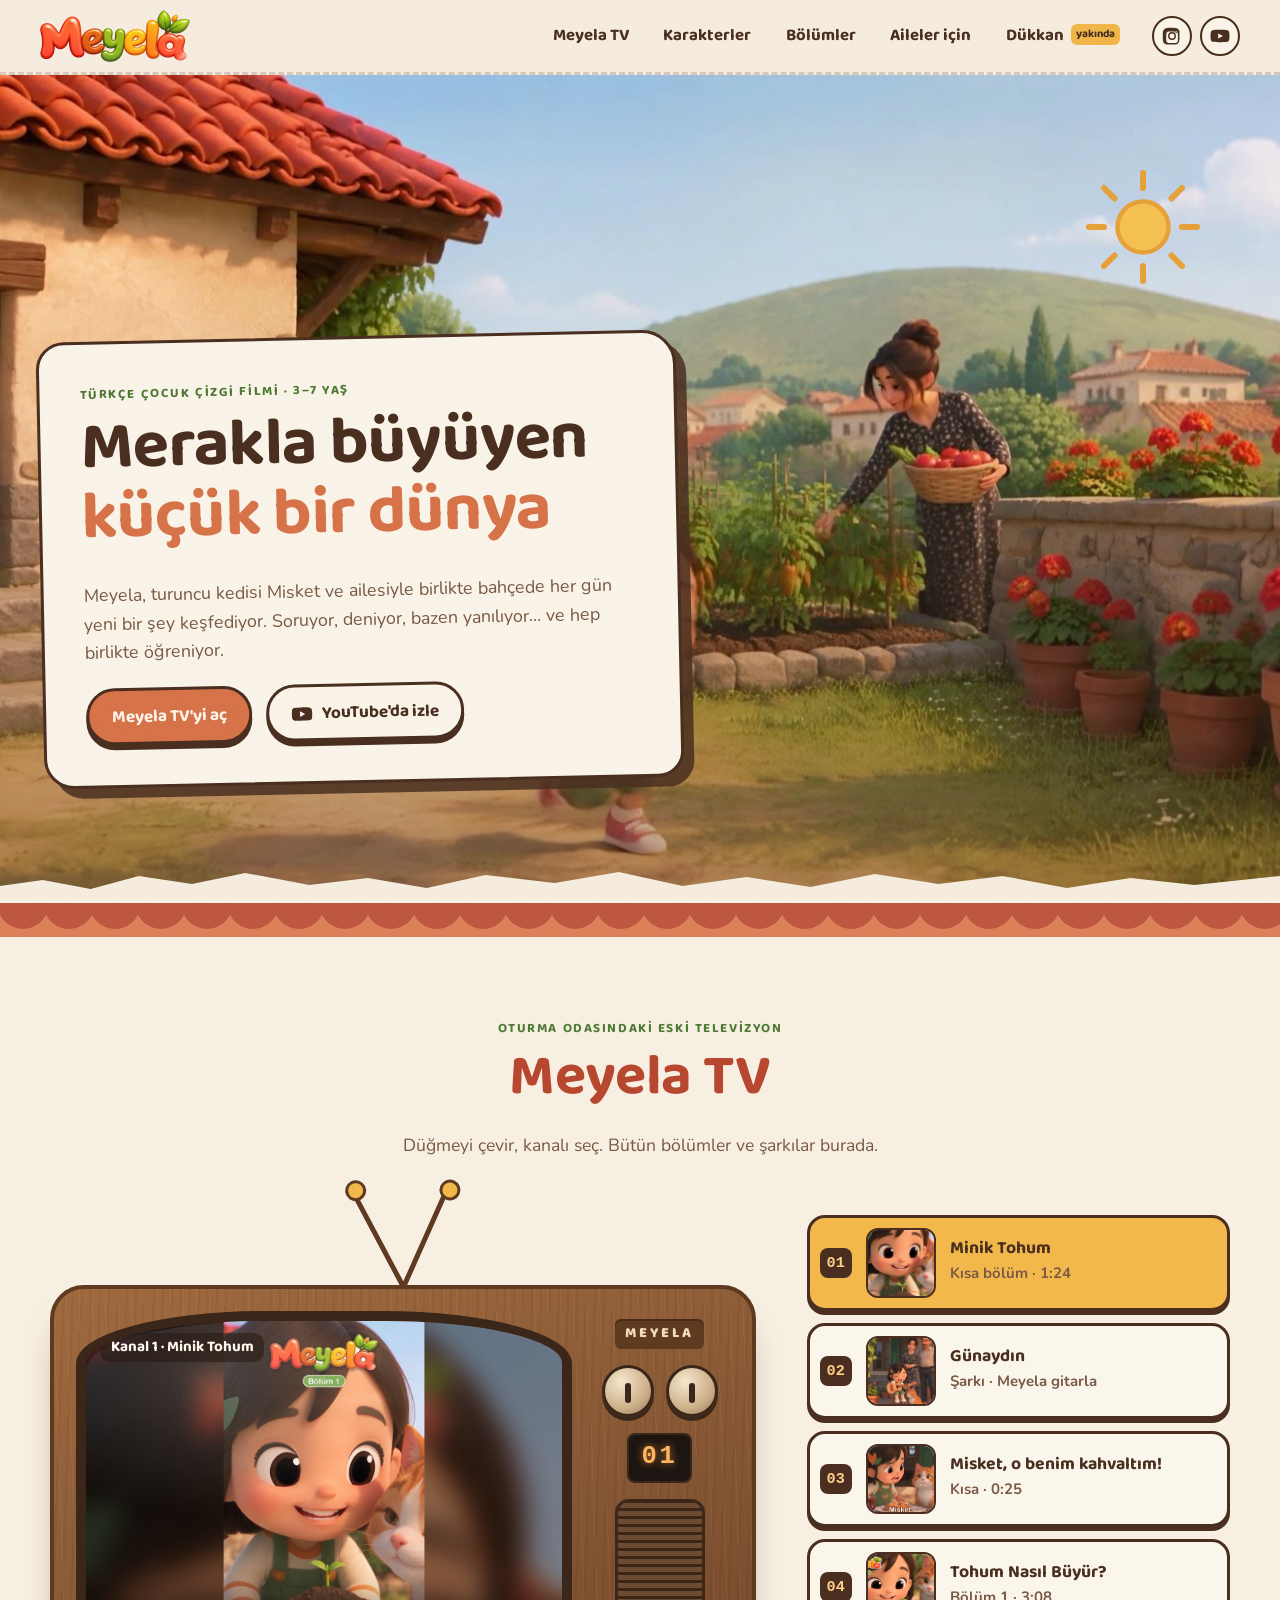
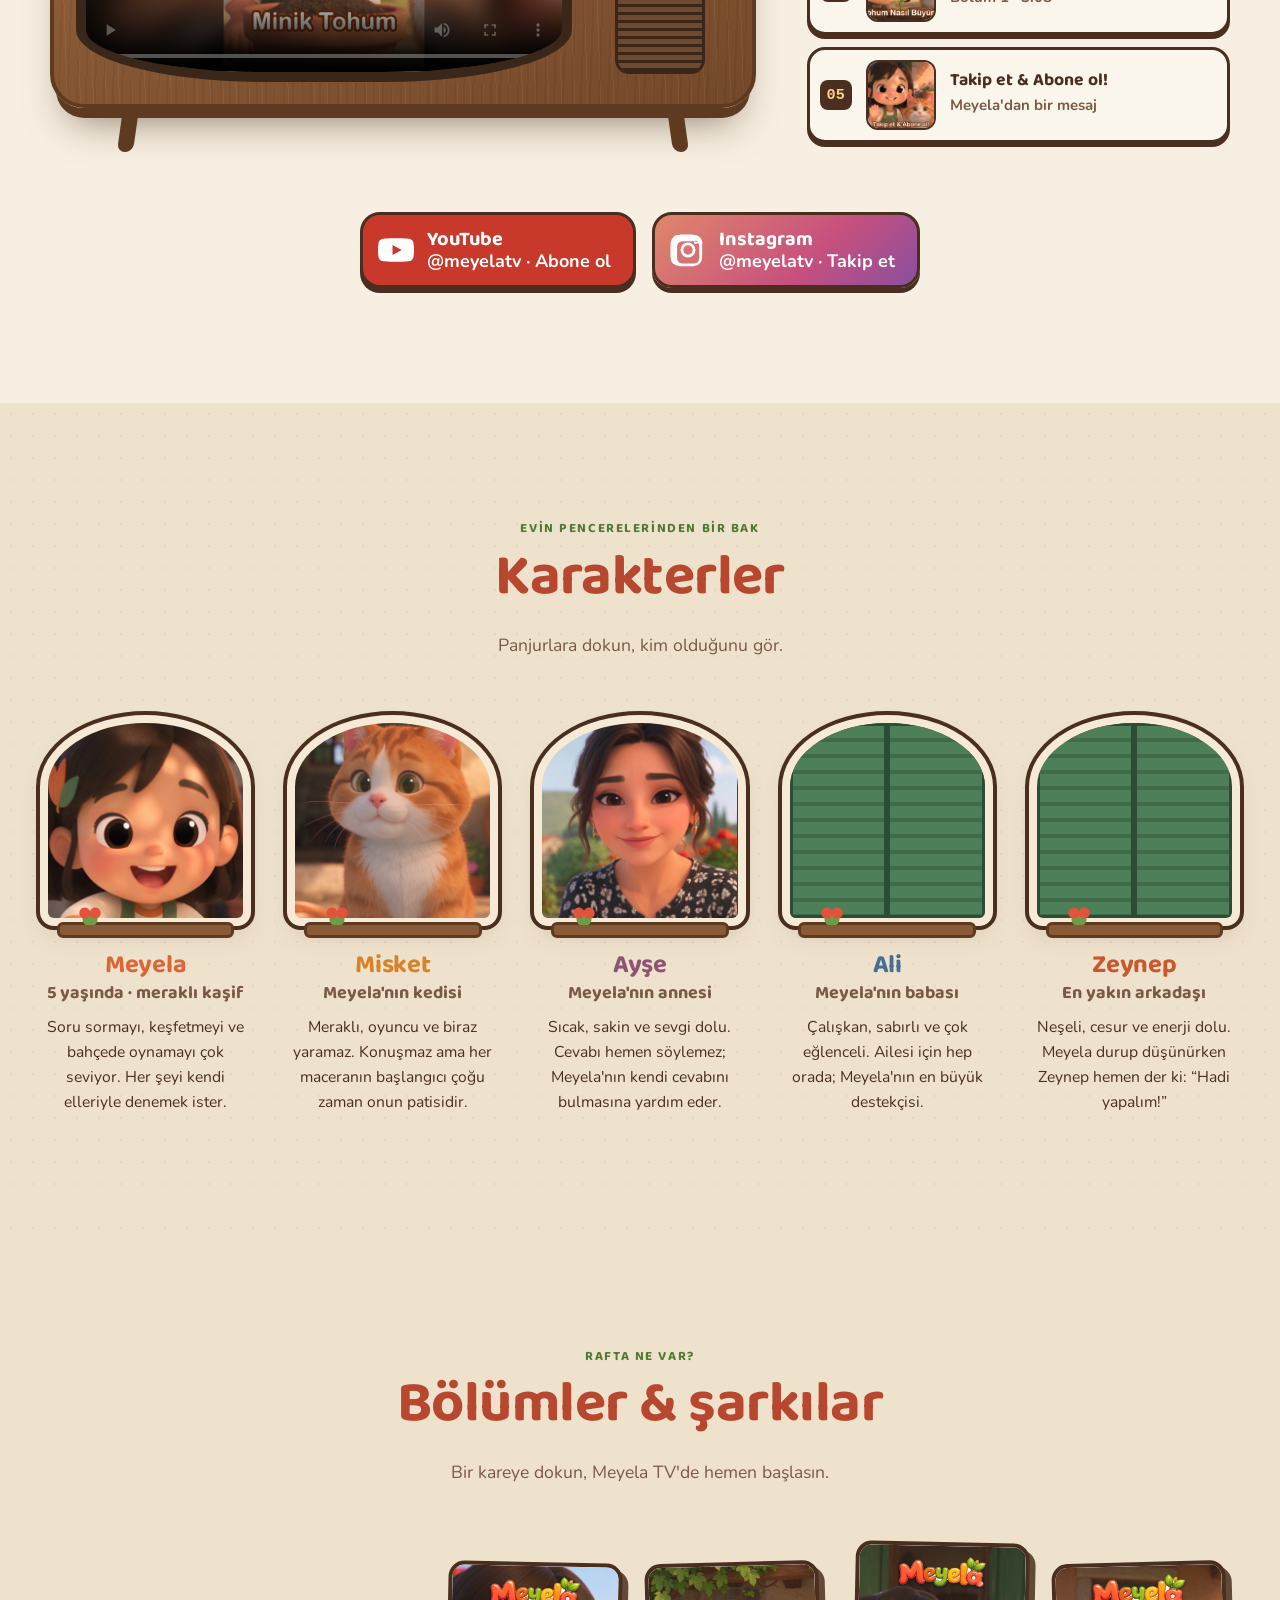
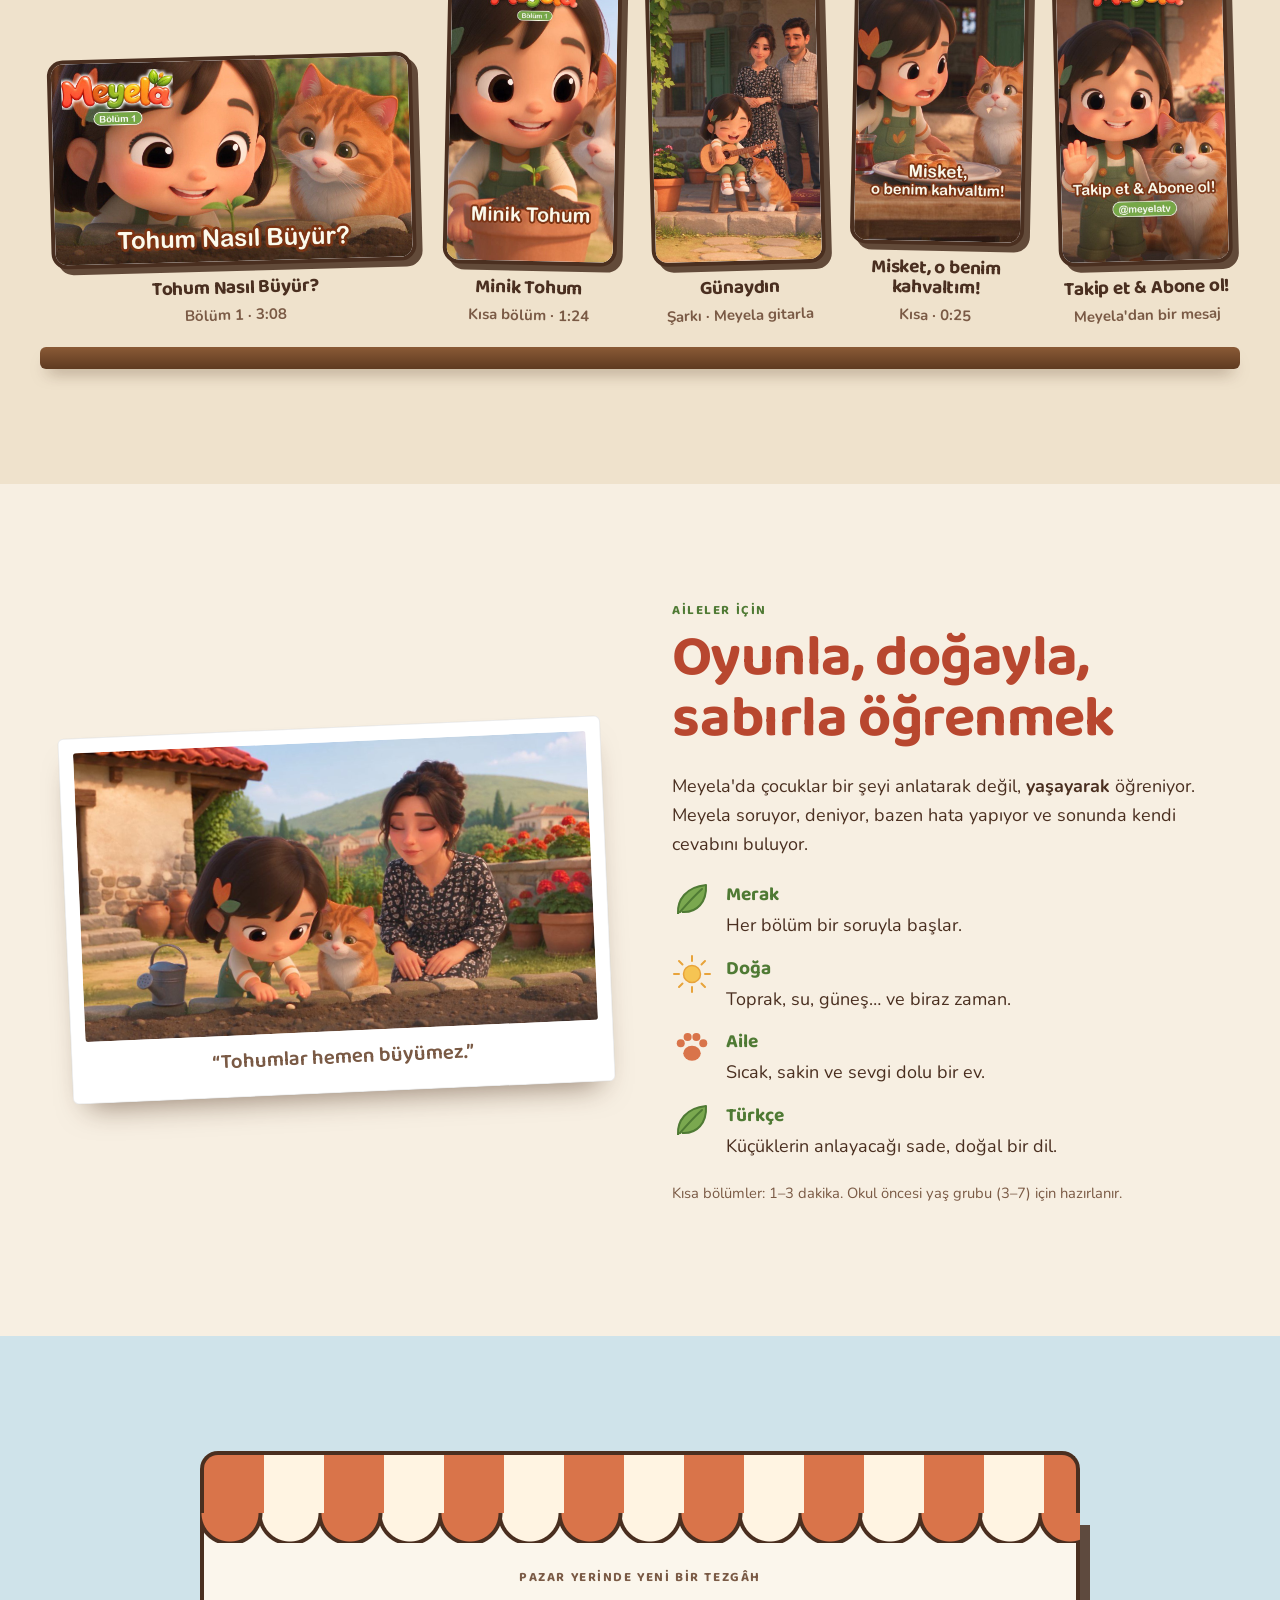
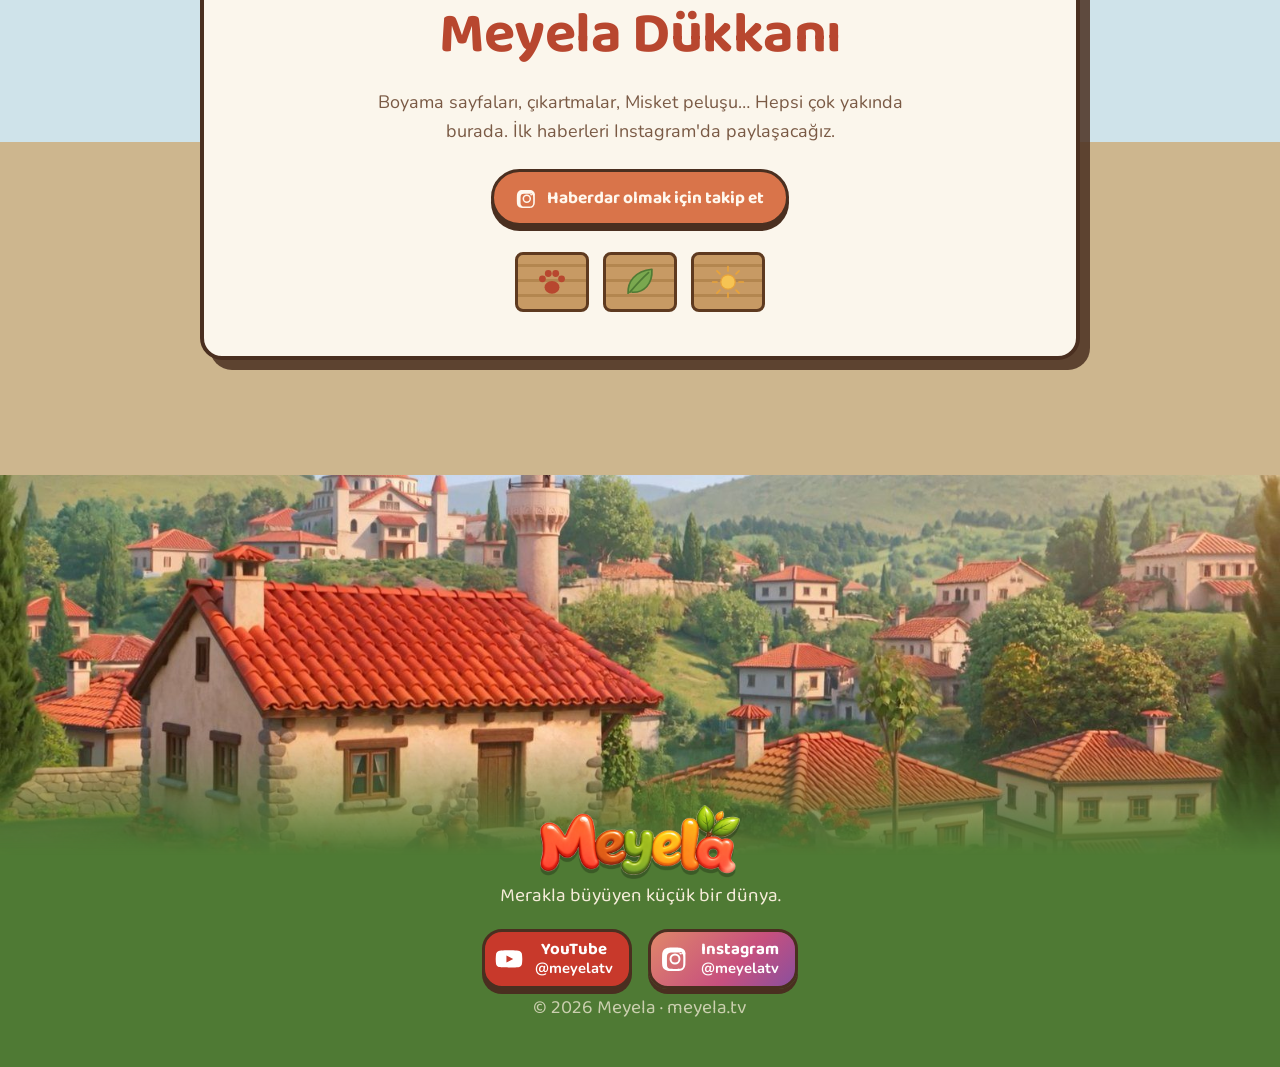
<file: index.html>
<!doctype html>
<html lang="tr">
<head>
  <meta charset="utf-8">
  <meta name="viewport" content="width=device-width, initial-scale=1, viewport-fit=cover">
  <title>Meyela — Merakla büyüyen bir dünya</title>
  <meta name="description" content="Meyela; 3–7 yaş arası çocuklar için merak, keşif ve sevgi dolu Türkçe bir çizgi film serisi. Meyela, kedisi Misket ve ailesiyle bahçede her gün yeni bir şey keşfediyor.">
  <meta name="theme-color" content="#f7efe2">
  <link rel="icon" type="image/png" href="assets/img/favicon.png">
  <link rel="apple-touch-icon" href="assets/img/apple-touch-icon.png">
  <link rel="manifest" href="site.webmanifest">
  <link rel="canonical" href="https://meyela.tv/">
  <meta property="og:type" content="website">
  <meta property="og:url" content="https://meyela.tv/">
  <meta property="og:title" content="Meyela — Merakla büyüyen bir dünya">
  <meta property="og:description" content="Meyela, kedisi Misket ve ailesiyle birlikte her gün yeni bir şey keşfediyor. Türkçe çocuk çizgi filmi.">
  <meta property="og:image" content="https://meyela.tv/assets/img/og-image.jpg">
  <meta property="og:locale" content="tr_TR">
  <meta property="og:site_name" content="Meyela">
  <meta property="og:image:width" content="1200">
  <meta property="og:image:height" content="630">
  <meta name="twitter:card" content="summary_large_image">
  <script type="application/ld+json">
  {"@context":"https://schema.org","@type":"TVSeries","name":"Meyela","url":"https://meyela.tv/","inLanguage":"tr","genre":["Animation","Children"],"typicalAgeRange":"3-7",
   "description":"Meyela, kedisi Misket ve ailesiyle birlikte her gün yeni bir şey keşfediyor. Türkçe çocuk çizgi filmi.",
   "image":"https://meyela.tv/assets/img/og-image.jpg","sameAs":["https://www.youtube.com/@meyelatv","https://www.instagram.com/meyelatv/"]}
  </script>
  <link rel="preconnect" href="https://fonts.googleapis.com">
  <link rel="preconnect" href="https://fonts.gstatic.com" crossorigin>
  <link href="https://fonts.googleapis.com/css2?family=Baloo+2:wght@500;600;700;800&family=Nunito:wght@500;600;700;800&display=swap" rel="stylesheet">
  <link rel="stylesheet" href="css/style.css">
</head>
<body>

<svg width="0" height="0" style="position:absolute" aria-hidden="true">
  <defs>
    <symbol id="i-yt" viewBox="0 0 24 24"><path fill="currentColor" d="M23 7.2a3 3 0 0 0-2.1-2.1C19 4.6 12 4.6 12 4.6s-7 0-8.9.5A3 3 0 0 0 1 7.2 31 31 0 0 0 .6 12 31 31 0 0 0 1 16.8a3 3 0 0 0 2.1 2.1c1.9.5 8.9.5 8.9.5s7 0 8.9-.5a3 3 0 0 0 2.1-2.1 31 31 0 0 0 .4-4.8 31 31 0 0 0-.4-4.8ZM9.8 15.1V8.9L15.6 12l-5.8 3.1Z"/></symbol>
    <symbol id="i-ig" viewBox="0 0 24 24"><path fill="currentColor" d="M12 7.3A4.7 4.7 0 1 0 16.7 12 4.7 4.7 0 0 0 12 7.3Zm0 7.7a3 3 0 1 1 3-3 3 3 0 0 1-3 3Zm6-7.9a1.1 1.1 0 1 1-1.1-1.1A1.1 1.1 0 0 1 18 7.1ZM21.1 8c0-1.6-.4-3-1.6-4.1S16.9 2.3 15.3 2.3c-1.7-.1-6.8-.1-8.5 0-1.6 0-3 .4-4.1 1.6S1.1 6.4 1 8c-.1 1.7-.1 6.8 0 8.5 0 1.6.4 3 1.6 4.1s2.5 1.5 4.1 1.6c1.7.1 6.8.1 8.5 0 1.6 0 3-.4 4.1-1.6s1.5-2.5 1.6-4.1c.1-1.7.1-6.8 0-8.5Zm-2.3 10.6a2.9 2.9 0 0 1-1.6 1.6c-1.1.4-3.8.3-5.1.3s-4 .1-5.1-.3a2.9 2.9 0 0 1-1.6-1.6c-.4-1.1-.3-3.8-.3-5.1s-.1-4 .3-5.1A2.9 2.9 0 0 1 7 6.8c1.1-.4 3.8-.3 5.1-.3s4-.1 5.1.3a2.9 2.9 0 0 1 1.6 1.6c.4 1.1.3 3.8.3 5.1s.1 4-.3 5.1Z"/></symbol>
    <symbol id="i-leaf" viewBox="0 0 40 40"><path d="M6 34C5 20 14 7 34 5c1 17-9 28-24 27" fill="#7aa84f" stroke="#4f7a34" stroke-width="2" stroke-linejoin="round"/><path d="M8 32C15 24 21 17 30 9" fill="none" stroke="#4f7a34" stroke-width="2" stroke-linecap="round"/></symbol>
    <symbol id="i-sun" viewBox="0 0 80 80"><g stroke="#e8a33a" stroke-width="4" stroke-linecap="round"><path d="M40 4v10M40 66v10M4 40h10M66 40h10M14 14l7 7M59 59l7 7M66 14l-7 7M21 59l-7 7"/></g><circle cx="40" cy="40" r="17" fill="#f6c453" stroke="#e8a33a" stroke-width="3"/></symbol>
    <symbol id="i-paw" viewBox="0 0 32 32"><g fill="currentColor"><ellipse cx="16" cy="21" rx="7" ry="6"/><circle cx="7" cy="13" r="3.2"/><circle cx="12.5" cy="8" r="3.2"/><circle cx="19.5" cy="8" r="3.2"/><circle cx="25" cy="13" r="3.2"/></g></symbol>
  </defs>
</svg>

<header class="topbar" id="top">
  <a class="brand" href="#top" aria-label="Meyela ana sayfa"><img src="assets/img/logo.png" alt="Meyela" width="600" height="208" fetchpriority="high"></a>
  <nav class="nav" aria-label="Ana menü">
    <button class="nav-toggle" aria-expanded="false" aria-controls="menu"><span></span><span></span><span></span><span class="sr">Menü</span></button>
    <ul id="menu">
      <li><a href="#tv">Meyela TV</a></li>
      <li><a href="#karakterler">Karakterler</a></li>
      <li><a href="#bolumler">Bölümler</a></li>
      <li><a href="#aileler">Aileler için</a></li>
      <li><a href="#dukkan" class="soon">Dükkan <em>yakında</em></a></li>
    </ul>
  </nav>
  <div class="social-mini">
    <a href="https://www.instagram.com/meyelatv/" target="_blank" rel="noopener" aria-label="Instagram @meyelatv"><svg><use href="#i-ig"/></svg></a>
    <a href="https://www.youtube.com/@meyelatv" target="_blank" rel="noopener" aria-label="YouTube @meyelatv"><svg><use href="#i-yt"/></svg></a>
  </div>
</header>

<main>

  <!-- HERO -->
  <section class="hero" aria-label="Meyela'nın bahçesi">
    <video class="hero-video" autoplay muted loop playsinline preload="metadata" aria-hidden="true" poster="assets/img/hero-poster.jpg">
      <source src="assets/video/hero-bahce.mp4" type="video/mp4">
    </video>
    <div class="hero-shade"></div>
    <div class="hero-card">
      <p class="kicker">Türkçe çocuk çizgi filmi · 3–7 yaş</p>
      <h1>Merakla büyüyen<br><span>küçük bir dünya</span></h1>
      <p class="lead">Meyela, turuncu kedisi Misket ve ailesiyle birlikte bahçede her gün yeni bir şey keşfediyor. Soruyor, deniyor, bazen yanılıyor… ve hep birlikte öğreniyor.</p>
      <div class="actions">
        <a class="btn btn-clay" href="#tv">Meyela TV'yi aç</a>
        <a class="btn btn-paper" href="https://www.youtube.com/@meyelatv" target="_blank" rel="noopener"><svg><use href="#i-yt"/></svg> YouTube'da izle</a>
      </div>
    </div>
    <svg class="hero-sun" aria-hidden="true"><use href="#i-sun"/></svg>
    <div class="torn torn-bottom" aria-hidden="true"></div>
  </section>

  <!-- TV -->
  <section class="section tv-section" id="tv">
    <div class="tiles" aria-hidden="true"></div>
    <header class="section-head">
      <p class="kicker">Oturma odasındaki eski televizyon</p>
      <h2>Meyela TV</h2>
      <p>Düğmeyi çevir, kanalı seç. Bütün bölümler ve şarkılar burada.</p>
    </header>

    <div class="tv-wrap">
      <div class="tv" data-channel="1">
        <div class="antenna" aria-hidden="true"><i></i><i></i></div>
        <div class="tv-body">
          <div class="tv-screen">
            <div class="screen-inner">
              <video id="tvVideo" playsinline controls preload="metadata" poster="assets/img/kapak-minik-tohum.jpg"></video>
              <div class="static" aria-hidden="true"></div>
              <div class="tv-caption" id="tvCaption" aria-live="polite"></div>
            </div>
            <div class="glass" aria-hidden="true"></div>
          </div>
          <div class="tv-panel">
            <div class="brand-plate">MEYELA</div>
            <div class="knob-row">
              <button class="knob" id="knobPrev" aria-label="Önceki kanal"><span></span></button>
              <button class="knob" id="knobNext" aria-label="Sonraki kanal"><span></span></button>
            </div>
            <div class="ch-display" id="chDisplay" aria-hidden="true">01</div>
            <div class="speaker" aria-hidden="true"></div>
          </div>
        </div>
        <div class="tv-legs" aria-hidden="true"><i></i><i></i></div>
      </div>

      <ol class="channels" id="channels" aria-label="Kanallar"></ol>
    </div>

    <div class="follow-row">
      <a class="follow yt" href="https://www.youtube.com/@meyelatv" target="_blank" rel="noopener"><svg><use href="#i-yt"/></svg><span><b>YouTube</b>@meyelatv · Abone ol</span></a>
      <a class="follow ig" href="https://www.instagram.com/meyelatv/" target="_blank" rel="noopener"><svg><use href="#i-ig"/></svg><span><b>Instagram</b>@meyelatv · Takip et</span></a>
    </div>
  </section>

  <!-- CHARACTERS -->
  <section class="section characters" id="karakterler">
    <header class="section-head">
      <p class="kicker">Evin pencerelerinden bir bak</p>
      <h2>Karakterler</h2>
      <p>Panjurlara dokun, kim olduğunu gör.</p>
    </header>
    <div class="windows">
      <article class="window" style="--c:#d8683a">
        <div class="frame">
          <img src="assets/img/karakter-meyela.jpg" alt="Meyela gülümsüyor" loading="lazy" width="800" height="800">
          <span class="shutter l"></span><span class="shutter r"></span>
        </div>
        <div class="sill"></div>
        <h3>Meyela</h3>
        <p class="role">5 yaşında · meraklı kaşif</p>
        <p>Soru sormayı, keşfetmeyi ve bahçede oynamayı çok seviyor. Her şeyi kendi elleriyle denemek ister.</p>
      </article>
      <article class="window" style="--c:#d5842c">
        <div class="frame">
          <img src="assets/img/karakter-misket.jpg" alt="Kedi Misket" loading="lazy" width="800" height="800">
          <span class="shutter l"></span><span class="shutter r"></span>
        </div>
        <div class="sill"></div>
        <h3>Misket</h3>
        <p class="role">Meyela'nın kedisi</p>
        <p>Meraklı, oyuncu ve biraz yaramaz. Konuşmaz ama her maceranın başlangıcı çoğu zaman onun patisidir.</p>
      </article>
      <article class="window" style="--c:#8f5376">
        <div class="frame">
          <img src="assets/img/karakter-ayse.jpg" alt="Anne Ayşe" loading="lazy" width="800" height="800">
          <span class="shutter l"></span><span class="shutter r"></span>
        </div>
        <div class="sill"></div>
        <h3>Ayşe</h3>
        <p class="role">Meyela'nın annesi</p>
        <p>Sıcak, sakin ve sevgi dolu. Cevabı hemen söylemez; Meyela'nın kendi cevabını bulmasına yardım eder.</p>
      </article>
      <article class="window" style="--c:#466f93">
        <div class="frame">
          <img src="assets/img/karakter-ali.jpg" alt="Baba Ali" loading="lazy" width="800" height="800">
          <span class="shutter l"></span><span class="shutter r"></span>
        </div>
        <div class="sill"></div>
        <h3>Ali</h3>
        <p class="role">Meyela'nın babası</p>
        <p>Çalışkan, sabırlı ve çok eğlenceli. Ailesi için hep orada; Meyela'nın en büyük destekçisi.</p>
      </article>
      <article class="window" style="--c:#c9582f">
        <div class="frame">
          <img src="assets/img/karakter-zeynep.jpg" alt="Zeynep" loading="lazy" width="800" height="800">
          <span class="shutter l"></span><span class="shutter r"></span>
        </div>
        <div class="sill"></div>
        <h3>Zeynep</h3>
        <p class="role">En yakın arkadaşı</p>
        <p>Neşeli, cesur ve enerji dolu. Meyela durup düşünürken Zeynep hemen der ki: “Hadi yapalım!”</p>
      </article>
    </div>
  </section>

  <!-- EPISODES -->
  <section class="section episodes" id="bolumler">
    <div class="torn torn-top" aria-hidden="true"></div>
    <header class="section-head">
      <p class="kicker">Rafta ne var?</p>
      <h2>Bölümler &amp; şarkılar</h2>
      <p>Bir kareye dokun, Meyela TV'de hemen başlasın.</p>
    </header>
    <div class="shelf" id="shelf"></div>
    <div class="board"></div>
  </section>

  <!-- PARENTS -->
  <section class="section parents" id="aileler">
    <div class="parents-grid">
      <figure class="polaroid tilt-l">
        <img src="assets/img/sahne-anne.jpg" alt="Ayşe ve Meyela bahçede saksının başında" loading="lazy" width="1200" height="675">
        <figcaption>“Tohumlar hemen büyümez.”</figcaption>
      </figure>
      <div class="parents-text">
        <p class="kicker">Aileler için</p>
        <h2>Oyunla, doğayla, sabırla öğrenmek</h2>
        <p>Meyela'da çocuklar bir şeyi anlatarak değil, <b>yaşayarak</b> öğreniyor. Meyela soruyor, deniyor, bazen hata yapıyor ve sonunda kendi cevabını buluyor.</p>
        <ul class="values">
          <li><svg aria-hidden="true"><use href="#i-leaf"/></svg><span><b>Merak</b> Her bölüm bir soruyla başlar.</span></li>
          <li><svg aria-hidden="true"><use href="#i-sun"/></svg><span><b>Doğa</b> Toprak, su, güneş… ve biraz zaman.</span></li>
          <li><svg aria-hidden="true" class="paw"><use href="#i-paw"/></svg><span><b>Aile</b> Sıcak, sakin ve sevgi dolu bir ev.</span></li>
          <li><svg aria-hidden="true"><use href="#i-leaf"/></svg><span><b>Türkçe</b> Küçüklerin anlayacağı sade, doğal bir dil.</span></li>
        </ul>
        <p class="small">Kısa bölümler: 1–3 dakika. Okul öncesi yaş grubu (3–7) için hazırlanır.</p>
      </div>
    </div>
  </section>

  <!-- SHOP (coming soon) -->
  <section class="section shop" id="dukkan">
    <div class="stall">
      <div class="awning" aria-hidden="true"></div>
      <div class="stall-body">
        <p class="kicker">Pazar yerinde yeni bir tezgâh</p>
        <h2>Meyela Dükkanı</h2>
        <p>Boyama sayfaları, çıkartmalar, Misket peluşu… Hepsi çok yakında burada. İlk haberleri Instagram'da paylaşacağız.</p>
        <a class="btn btn-clay" href="https://www.instagram.com/meyelatv/" target="_blank" rel="noopener"><svg><use href="#i-ig"/></svg> Haberdar olmak için takip et</a>
        <div class="crates" aria-hidden="true"><span class="crate"><svg><use href="#i-paw"/></svg></span><span class="crate"><svg><use href="#i-leaf"/></svg></span><span class="crate"><svg><use href="#i-sun"/></svg></span></div>
      </div>
    </div>
  </section>

</main>

<footer class="footer">
  <div class="village" role="img" aria-label="Meyela'nın köyü: kırmızı kiremitli evler, cami ve yeşil tepeler"></div>
  <div class="footer-inner">
    <img src="assets/img/logo.png" alt="Meyela" width="600" height="208" loading="lazy">
    <p>Merakla büyüyen küçük bir dünya.</p>
    <div class="follow-row small">
      <a class="follow yt" href="https://www.youtube.com/@meyelatv" target="_blank" rel="noopener"><svg><use href="#i-yt"/></svg><span><b>YouTube</b>@meyelatv</span></a>
      <a class="follow ig" href="https://www.instagram.com/meyelatv/" target="_blank" rel="noopener"><svg><use href="#i-ig"/></svg><span><b>Instagram</b>@meyelatv</span></a>
    </div>
    <p class="copy">© 2026 Meyela · meyela.tv</p>
  </div>
</footer>

<script src="js/main.js"></script>
</body>
</html>
</file>
<file: css/style.css>
/* ==========================================================================
   MEYELA — meyela.tv
   Warm Turkish village palette: plaster cream, terracotta, shutter green,
   garden green, honey. Hand-made details, no generic gradients.
   ========================================================================== */
:root{
  --cream:#f7efe2; --paper:#fbf6ec; --plaster:#efe2cc; --sand:#e6d2b2;
  --clay:#c9573a; --terracotta:#d9744a; --roof:#b8472f; --honey:#f2b84b;
  --leaf:#7aa84f; --leaf-dk:#4f7a34; --shutter:#3f6b4a; --sky:#cfe3ea;
  --ink:#4a2f20; --ink-soft:#7a5a45; --wood:#8a5a36; --wood-dk:#5e3a20;
  --radius:22px;
  --shadow: 0 2px 0 rgba(74,47,32,.08), 0 12px 28px -12px rgba(74,47,32,.35);
  --font-head: "Baloo 2", "Nunito", system-ui, sans-serif;
  --font-body: "Nunito", system-ui, -apple-system, sans-serif;
  --gutter: clamp(16px, 4vw, 40px);
}
*{box-sizing:border-box}
html{scroll-behavior:smooth; scroll-padding-top:84px}
body{
  margin:0; background:var(--cream); color:var(--ink);
  font-family:var(--font-body); font-size:18px; line-height:1.6;
  -webkit-font-smoothing:antialiased;
}
/* paper grain over everything, very subtle */
body::before{
  content:""; position:fixed; inset:0; pointer-events:none; z-index:100; opacity:.18; mix-blend-mode:multiply;
  background-image:url("data:image/svg+xml,%3Csvg xmlns='http://www.w3.org/2000/svg' width='160' height='160'%3E%3Cfilter id='n'%3E%3CfeTurbulence type='fractalNoise' baseFrequency='.85' numOctaves='2' stitchTiles='stitch'/%3E%3CfeColorMatrix values='0 0 0 0 .45 0 0 0 0 .32 0 0 0 0 .2 0 0 0 .35 0'/%3E%3C/filter%3E%3Crect width='100%25' height='100%25' filter='url(%23n)'/%3E%3C/svg%3E");
}
img{max-width:100%; height:auto; display:block}
a{color:inherit}
.sr{position:absolute; width:1px; height:1px; overflow:hidden; clip:rect(0 0 0 0)}
svg{width:1em; height:1em}

h1,h2,h3{font-family:var(--font-head); line-height:1.05; margin:0 0 .4em; letter-spacing:-.01em}
h2{font-size:clamp(2.2rem, 5vw, 3.6rem); color:var(--roof)}
h3{font-size:1.6rem}
.kicker{
  font-family:var(--font-head); font-weight:700; text-transform:uppercase; letter-spacing:.12em;
  font-size:.82rem; color:var(--leaf-dk); margin:0 0 .6em;
}

/* ---------- buttons ---------- */
.btn{
  display:inline-flex; align-items:center; gap:.5em; text-decoration:none;
  font-family:var(--font-head); font-weight:700; font-size:1.08rem;
  padding:.72em 1.3em .62em; border-radius:999px; border:3px solid var(--ink);
  box-shadow:0 5px 0 var(--ink); transition:transform .15s, box-shadow .15s;
}
.btn:hover{transform:translateY(-2px); box-shadow:0 7px 0 var(--ink)}
.btn:active{transform:translateY(3px); box-shadow:0 2px 0 var(--ink)}
.btn-clay{background:var(--terracotta); color:#fff8ee}
.btn-paper{background:var(--paper); color:var(--ink)}
.btn svg{width:1.25em; height:1.25em}

/* ---------- top bar ---------- */
.topbar{
  position:sticky; top:0; z-index:50;
  display:flex; align-items:center; gap:18px;
  padding:10px var(--gutter); padding-top:calc(10px + env(safe-area-inset-top,0px));
  background:rgba(247,239,226,.92); backdrop-filter:blur(8px);
  border-bottom:3px dashed rgba(74,47,32,.18);
}
.brand img{width:150px; height:auto}
.nav{margin-left:auto}
.nav ul{display:flex; gap:6px; list-style:none; margin:0; padding:0}
.nav a{
  display:block; padding:.4em .85em; border-radius:12px; text-decoration:none;
  font-family:var(--font-head); font-weight:700; font-size:1.05rem;
}
.nav a:hover{background:var(--plaster)}
.nav .soon em{font-style:normal; font-size:.7rem; background:var(--honey); color:var(--ink); padding:.1em .45em; border-radius:6px; margin-left:4px; vertical-align:2px}
.nav-toggle{display:none}
.social-mini{display:flex; gap:8px}
.social-mini a{
  width:40px; height:40px; display:grid; place-items:center; border-radius:50%;
  background:var(--paper); border:2px solid var(--ink); color:var(--ink);
}
.social-mini a:hover{background:var(--honey)}
.social-mini svg{width:20px; height:20px}

/* ---------- hero ---------- */
.hero{position:relative; min-height:min(92vh, 900px); display:flex; align-items:flex-end; overflow:hidden; background:#b7c9a8}
.hero-video{position:absolute; inset:0; width:100%; height:100%; object-fit:cover}
.hero-shade{position:absolute; inset:0; background:linear-gradient(180deg, rgba(0,0,0,0) 40%, rgba(60,34,18,.35) 100%)}
.hero-card{
  position:relative; z-index:2; margin:0 var(--gutter) clamp(70px, 10vw, 120px); max-width:640px;
  background:var(--paper); padding:clamp(22px, 4vw, 40px); border-radius:28px 34px 26px 30px;
  border:3px solid var(--ink); box-shadow:10px 10px 0 rgba(74,47,32,.85);
  transform:rotate(-1.2deg);
}
.hero-card h1{font-size:clamp(2.4rem, 6vw, 4.2rem); color:var(--ink)}
.hero-card h1 span{color:var(--terracotta)}
.hero-card .lead{font-size:1.12rem; color:var(--ink-soft); margin:.2em 0 1.2em}
.actions{display:flex; flex-wrap:wrap; gap:14px}
.hero-sun{position:absolute; right:clamp(20px,6vw,90px); top:clamp(30px,6vw,80px); width:clamp(70px,10vw,120px); height:auto; animation:spin 40s linear infinite; z-index:2}
@keyframes spin{to{transform:rotate(360deg)}}

/* torn paper edges */
.torn{position:absolute; left:0; right:0; height:40px; z-index:3; background:var(--cream);
  -webkit-mask:url("data:image/svg+xml,%3Csvg xmlns='http://www.w3.org/2000/svg' viewBox='0 0 1200 40' preserveAspectRatio='none'%3E%3Cpath d='M0 22 L40 16 L85 25 L130 12 L180 20 L230 9 L290 21 L345 14 L400 24 L455 11 L520 19 L580 8 L640 22 L700 13 L760 23 L820 10 L880 20 L940 12 L1000 24 L1060 14 L1120 21 L1200 12 L1200 40 L0 40 Z'/%3E%3C/svg%3E") center/100% 100%;
          mask:url("data:image/svg+xml,%3Csvg xmlns='http://www.w3.org/2000/svg' viewBox='0 0 1200 40' preserveAspectRatio='none'%3E%3Cpath d='M0 22 L40 16 L85 25 L130 12 L180 20 L230 9 L290 21 L345 14 L400 24 L455 11 L520 19 L580 8 L640 22 L700 13 L760 23 L820 10 L880 20 L940 12 L1000 24 L1060 14 L1120 21 L1200 12 L1200 40 L0 40 Z'/%3E%3C/svg%3E") center/100% 100%}
.torn-bottom{bottom:-1px}
.torn-top{top:-39px; transform:scaleY(-1); background:var(--plaster)}

/* ---------- sections ---------- */
.section{position:relative; padding:clamp(70px, 9vw, 120px) var(--gutter)}
.section-head{text-align:center; max-width:720px; margin:0 auto clamp(32px, 5vw, 56px)}
.section-head p:last-child{color:var(--ink-soft); font-size:1.1rem; margin:0}

/* ---------- TV section ---------- */
.tv-section{background:var(--cream); overflow:hidden}
.tiles{ /* roof tile band */
  position:absolute; left:0; right:0; top:0; height:34px; opacity:.9;
  background:
    radial-gradient(circle at 50% 0, var(--roof) 62%, transparent 64%) 0 0/46px 34px,
    var(--terracotta);
}
.tv-wrap{min-width:0; display:grid; grid-template-columns:minmax(0, 1.25fr) minmax(0, .75fr); gap:clamp(24px,4vw,56px); align-items:start; max-width:1180px; margin:0 auto}

.tv{position:relative; padding-top:70px; min-width:0; max-width:100%}
.antenna{position:absolute; top:0; left:50%; width:0; height:0}
.antenna i{position:absolute; bottom:-72px; left:-2px; width:5px; height:110px; background:var(--wood-dk); border-radius:4px; transform-origin:bottom center}
.antenna i:first-child{transform:rotate(-28deg)}
.antenna i:last-child{transform:rotate(24deg)}
.antenna i::after{content:""; position:absolute; top:-8px; left:-5px; width:15px; height:15px; border-radius:50%; background:var(--honey); border:3px solid var(--wood-dk)}
.tv-body{
  position:relative; display:grid; grid-template-columns:1fr 140px; gap:18px;
  padding:22px; border-radius:34px;
  background:
    repeating-linear-gradient(92deg, rgba(0,0,0,.05) 0 2px, transparent 2px 9px),
    repeating-linear-gradient(88deg, rgba(255,255,255,.05) 0 1px, transparent 1px 13px),
    linear-gradient(160deg, #a06a3f, var(--wood) 50%, #74482a);
  border:4px solid var(--wood-dk); box-shadow:0 16px 0 -6px var(--wood-dk), 0 30px 40px -20px rgba(60,30,10,.6);
}
.tv-screen{position:relative; border-radius:38% 38% 38% 38% / 14% 14% 14% 14%; overflow:hidden; background:#1c1511;
  border:10px solid #3a271a; box-shadow:inset 0 0 0 3px #6e4b30, inset 0 0 40px rgba(0,0,0,.9); aspect-ratio:4/3}
.screen-inner{position:absolute; inset:0; display:grid; place-items:center; background:#241a14 center/cover no-repeat}
.screen-inner::before{content:""; position:absolute; inset:-20px; background:inherit; filter:blur(18px) brightness(.55); background-image:var(--poster); background-size:cover; background-position:center}
.screen-inner video{position:relative; width:100%; height:100%; object-fit:contain; background:transparent}
.glass{position:absolute; inset:0; pointer-events:none; border-radius:inherit;
  background:radial-gradient(120% 90% at 30% 15%, rgba(255,255,255,.18), transparent 45%), radial-gradient(140% 120% at 50% 50%, transparent 60%, rgba(0,0,0,.45));}
.static{position:absolute; inset:0; opacity:0; pointer-events:none; mix-blend-mode:screen;
  background-image:url("data:image/svg+xml,%3Csvg xmlns='http://www.w3.org/2000/svg' width='200' height='200'%3E%3Cfilter id='n'%3E%3CfeTurbulence type='fractalNoise' baseFrequency='1.4' numOctaves='1'/%3E%3C/filter%3E%3Crect width='100%25' height='100%25' filter='url(%23n)' opacity='.9'/%3E%3C/svg%3E")}
.tv.switching .static{animation:static .45s steps(6) 1}
@keyframes static{0%{opacity:.95; background-position:0 0}50%{opacity:.8; background-position:40px 60px}100%{opacity:0; background-position:-30px 20px}}
.tv-caption{position:absolute; left:14px; top:12px; z-index:3; font-family:var(--font-head); font-weight:700; color:#fff8ee; font-size:.95rem;
  background:rgba(40,25,15,.55); padding:.15em .7em; border-radius:10px; opacity:0; transition:opacity .3s}
.tv-caption.show{opacity:1}

.tv-panel{display:flex; flex-direction:column; align-items:center; gap:16px; padding:8px 0}
.brand-plate{font-family:var(--font-head); font-weight:800; letter-spacing:.2em; font-size:.9rem; color:#f3dcb8;
  background:#5e3a20; padding:.25em .7em; border-radius:6px; box-shadow:inset 0 2px 0 rgba(0,0,0,.25)}
.knob-row{display:flex; gap:12px}
.knob{width:52px; height:52px; border-radius:50%; border:3px solid #3a271a; cursor:pointer; padding:0;
  background:radial-gradient(circle at 35% 30%, #f5e6cc, #cdb18a 60%, #9b7b56); box-shadow:0 4px 0 #3a271a; transition:transform .35s}
.knob span{display:block; width:6px; height:20px; margin:4px auto 0; background:#3a271a; border-radius:3px}
.knob:active{transform:translateY(2px)}
.ch-display{font-family:"Courier New", monospace; font-weight:700; font-size:1.6rem; color:#ffb35c; background:#1c1511;
  padding:.1em .5em; border-radius:8px; letter-spacing:.1em; text-shadow:0 0 8px rgba(255,160,70,.7); border:2px solid #3a271a}
.speaker{width:90px; flex:1; min-height:80px; border-radius:14px; background:
  repeating-linear-gradient(0deg, #3a271a 0 3px, #6e4b30 3px 8px); border:3px solid #3a271a}
.tv-legs{display:flex; justify-content:space-between; padding:0 70px}
.tv-legs i{width:16px; height:44px; background:var(--wood-dk); border-radius:0 0 8px 8px; transform:skewX(-8deg)}
.tv-legs i:last-child{transform:skewX(8deg)}

.channels{list-style:none; margin:0; padding:0; display:flex; flex-direction:column; gap:12px; counter-reset:ch}
.channels button{
  width:100%; display:grid; grid-template-columns:auto 70px 1fr; gap:14px; align-items:center; text-align:left;
  background:var(--paper); border:3px solid var(--ink); border-radius:18px; padding:10px 14px 10px 10px; cursor:pointer;
  font:inherit; color:inherit; box-shadow:0 4px 0 var(--ink); transition:transform .15s, box-shadow .15s, background .2s;
}
.channels button:hover{transform:translateY(-2px); box-shadow:0 6px 0 var(--ink)}
.channels button[aria-current="true"]{background:var(--honey)}
.channels .num{font-family:"Courier New", monospace; font-weight:700; background:var(--ink); color:#ffcf8a; border-radius:8px; padding:.2em .45em; font-size:.95rem}
.channels img{width:70px; height:70px; object-fit:cover; border-radius:12px; border:2px solid var(--ink)}
.channels b{display:block; font-family:var(--font-head); font-size:1.1rem; line-height:1.15}
.channels small{color:var(--ink-soft); font-weight:700}

.follow-row{display:flex; flex-wrap:wrap; justify-content:center; gap:16px; margin-top:clamp(36px,5vw,60px)}
.follow{display:flex; align-items:center; gap:12px; text-decoration:none; padding:12px 22px 12px 14px; border-radius:20px; border:3px solid var(--ink); box-shadow:0 5px 0 var(--ink); color:#fff}
.follow svg{width:38px; height:38px}
.follow span{line-height:1.2; font-weight:700}
.follow b{display:block; font-family:var(--font-head); font-size:1.25rem}
.follow.yt{background:#c8392b}
.follow.ig{background:linear-gradient(135deg, #e0876a, #c7507e 60%, #8a4f9e)}
.follow:hover{transform:translateY(-2px)}
.follow-row.small .follow{padding:8px 16px 8px 10px}
.follow-row.small .follow svg{width:28px; height:28px}
.follow-row.small .follow b{font-size:1.05rem}

/* ---------- characters: house windows with shutters ---------- */
.characters{background:
  radial-gradient(rgba(74,47,32,.05) 1px, transparent 1.5px) 0 0/22px 22px, var(--plaster)}
.windows{display:grid; grid-template-columns:repeat(auto-fit, minmax(200px, 1fr)); gap:clamp(20px,3vw,36px); max-width:1200px; margin:0 auto}
.window{text-align:center; perspective:900px}
.window .frame{position:relative; aspect-ratio:1; border-radius:50% 50% 14px 14px / 34% 34% 14px 14px; overflow:hidden;
  border:8px solid #f6ead6; outline:4px solid var(--ink); box-shadow:var(--shadow); background:#e9d8bd}
.window .frame img{width:100%; height:100%; object-fit:cover}
.shutter{position:absolute; top:0; bottom:0; width:50%; background:
  repeating-linear-gradient(180deg, #4d7f59 0 12px, var(--shutter) 12px 16px);
  border:3px solid #2c4c35; transition:transform .7s cubic-bezier(.3,1.4,.5,1); z-index:2}
.shutter.l{left:0; transform-origin:left center}
.shutter.r{right:0; transform-origin:right center}
.window.open .shutter.l{transform:rotateY(-108deg)}
.window.open .shutter.r{transform:rotateY(108deg)}
.window.open:hover .shutter.l{transform:rotateY(-96deg)}
.window.open:hover .shutter.r{transform:rotateY(96deg)}
.window{cursor:pointer}
.sill{height:16px; margin:-4px 8% 14px; background:var(--wood); border:3px solid var(--wood-dk); border-radius:6px; position:relative; z-index:3}
.sill::after{content:""; position:absolute; left:10%; top:-20px; width:26px; height:20px; border-radius:50% 50% 30% 30%; background:
  radial-gradient(circle at 30% 40%, #e2533b 5px, transparent 6px), radial-gradient(circle at 70% 40%, #e2533b 5px, transparent 6px), radial-gradient(circle at 50% 70%, #6f9c46 7px, transparent 8px)}
.window h3{color:var(--c); margin:.1em 0 0}
.window .role{font-family:var(--font-head); font-weight:700; color:var(--ink-soft); margin:0 0 .4em}
.window p:last-child{font-size:.98rem; margin:0}

/* ---------- episodes: shelf ---------- */
.episodes{background:var(--plaster)}
.shelf{display:grid; grid-template-columns:2.1fr repeat(4, 1fr); gap:clamp(18px,3vw,30px); max-width:1180px; margin:0 auto; align-items:end}
.ep{cursor:pointer; border:0; background:none; padding:0; font:inherit; color:inherit; text-align:center; transition:transform .2s}
.ep:nth-child(odd){transform:rotate(-1.5deg)}
.ep:nth-child(even){transform:rotate(1.2deg)}
.ep:hover{transform:rotate(0) translateY(-6px)}
.ep .cover{position:relative; border:4px solid var(--ink); border-radius:16px; overflow:hidden; box-shadow:6px 6px 0 rgba(74,47,32,.85); background:#fff}
.ep img{width:100%; aspect-ratio:9/16; object-fit:cover}
.ep.wide img{aspect-ratio:16/9}
.ep .play{position:absolute; inset:0; display:grid; place-items:center; opacity:0; transition:opacity .2s; background:rgba(40,25,15,.25)}
.ep .play::before{content:""; width:66px; height:66px; border-radius:50%; background:var(--paper) url("data:image/svg+xml,%3Csvg xmlns='http://www.w3.org/2000/svg' viewBox='0 0 24 24'%3E%3Cpath d='M8 5v14l11-7z' fill='%23c9573a'/%3E%3C/svg%3E") 56% 50%/34px no-repeat; border:3px solid var(--ink)}
.ep:hover .play, .ep:focus-visible .play{opacity:1}
.ep h3{font-size:1.2rem; margin:.7em 0 .1em}
.ep small{color:var(--ink-soft); font-weight:700}
.shelf .ep.wide{grid-column:auto}
.board{max-width:1220px; height:22px; margin:18px auto 0; background:linear-gradient(var(--wood), var(--wood-dk)); border-radius:6px; box-shadow:0 10px 16px -8px rgba(60,30,10,.6)}

/* ---------- parents ---------- */
.parents{background:var(--cream)}
.parents-grid{display:grid; grid-template-columns:1fr 1fr; gap:clamp(30px,5vw,70px); align-items:center; max-width:1150px; margin:0 auto}
.polaroid{margin:0; background:#fff; padding:14px 14px 18px; border-radius:6px; box-shadow:0 18px 30px -16px rgba(60,30,10,.55); border:1px solid rgba(0,0,0,.08)}
.polaroid img{border-radius:3px}
.polaroid figcaption{font-family:var(--font-head); font-weight:600; font-size:1.3rem; text-align:center; padding-top:10px; color:var(--ink-soft)}
.tilt-l{transform:rotate(-2.5deg)}
.values{list-style:none; padding:0; margin:1.2em 0; display:grid; gap:14px}
.values li{display:flex; gap:14px; align-items:flex-start}
.values svg{width:40px; height:40px; flex:none; color:var(--terracotta)}
.values b{display:block; font-family:var(--font-head); font-size:1.2rem; color:var(--leaf-dk)}
.small{font-size:.92rem; color:var(--ink-soft)}

/* ---------- shop (coming soon) ---------- */
.shop{background:
  linear-gradient(180deg, var(--sky) 0 55%, #cdb68e 55%)}
.stall{max-width:880px; margin:0 auto; text-align:center}
.awning{position:relative; height:64px; border-radius:18px 18px 0 0; border:4px solid var(--ink); border-bottom:0;
  background:repeating-linear-gradient(90deg, var(--terracotta) 0 60px, #fff4e2 60px 120px)}
.awning::after{content:""; position:absolute; left:-4px; right:-4px; bottom:-28px; height:30px;
  background:radial-gradient(circle at 30px 0, var(--terracotta) 28px, var(--ink) 29px 32px, transparent 33px) 0 0/120px 30px repeat-x,
             radial-gradient(circle at 90px 0, #fff4e2 28px, var(--ink) 29px 32px, transparent 33px) 0 0/120px 30px repeat-x}
.stall-body{padding-top:48px !important; background:var(--paper); border:4px solid var(--ink); border-radius:0 0 22px 22px; padding:clamp(26px,4vw,44px); box-shadow:10px 10px 0 rgba(74,47,32,.85)}
.stall-body p{color:var(--ink-soft); max-width:560px; margin:0 auto 1.3em}
.crates{display:flex; justify-content:center; gap:14px; margin-top:26px}
.crate{width:74px; height:60px; display:grid; place-items:center; color:var(--roof);
  background:repeating-linear-gradient(0deg, #c79a64 0 12px, #b3864f 12px 15px); border:3px solid var(--wood-dk); border-radius:8px}
.crate svg{width:34px; height:34px}

/* ---------- footer ---------- */
.footer{position:relative; background:var(--leaf-dk); color:#f5ecd9; text-align:center}
.village{height:clamp(200px, 32vw, 380px); background:url("../assets/img/sahne-koy.jpg") center 60%/cover;
  -webkit-mask:linear-gradient(#000 70%, transparent); mask:linear-gradient(#000 70%, transparent)}
.footer-inner{padding:10px var(--gutter) calc(40px + env(safe-area-inset-bottom,0px)); margin-top:-60px; position:relative}
.footer-inner img{margin:0 auto 6px; width:200px; height:auto; filter:drop-shadow(0 4px 0 rgba(0,0,0,.25))}
.footer-inner > p{font-family:var(--font-head); font-size:1.2rem; margin:.2em 0}
.footer .follow-row{margin-top:18px}
.copy{opacity:.75; font-size:.9rem; margin-top:22px}

/* ---------- responsive ---------- */
@media (max-width:980px){
  .shelf{grid-template-columns:repeat(2, 1fr)}
  .shelf .ep.wide{grid-column:span 2}
  .tv-wrap{grid-template-columns:1fr}
  .channels{display:grid; grid-template-columns:1fr 1fr}
  .parents-grid{grid-template-columns:1fr}
}
@media (max-width:760px){
  body{font-size:17px}
  .nav-toggle{display:grid; gap:5px; width:44px; height:44px; place-content:center; background:var(--paper); border:2px solid var(--ink); border-radius:12px; cursor:pointer}
  .nav-toggle span:not(.sr){width:20px; height:3px; background:var(--ink); border-radius:2px}
  .nav ul{display:none; position:absolute; left:var(--gutter); right:var(--gutter); top:100%; flex-direction:column;
    background:var(--paper); border:3px solid var(--ink); border-radius:18px; padding:10px; box-shadow:var(--shadow)}
  .nav.open ul{display:flex}
  .social-mini{display:none}
  .brand img{width:120px}
  .tv-body{grid-template-columns:minmax(0,1fr); padding:12px; border-radius:26px}
  .tv-screen{border-width:6px}
  .tv-panel{gap:10px}
  .knob{width:42px; height:42px}
  .brand-plate{font-size:.7rem}
  .tv-panel{flex-direction:row; justify-content:space-between; padding:0 6px}
  .speaker{display:none}
  .tv-legs{padding:0 40px}
  .channels{grid-template-columns:1fr}
  .shelf .ep.wide{grid-column:auto}
  .hero-card{transform:none}
}
@media (prefers-reduced-motion:reduce){
  *{animation:none !important; transition:none !important; scroll-behavior:auto !important}
}
</file>
